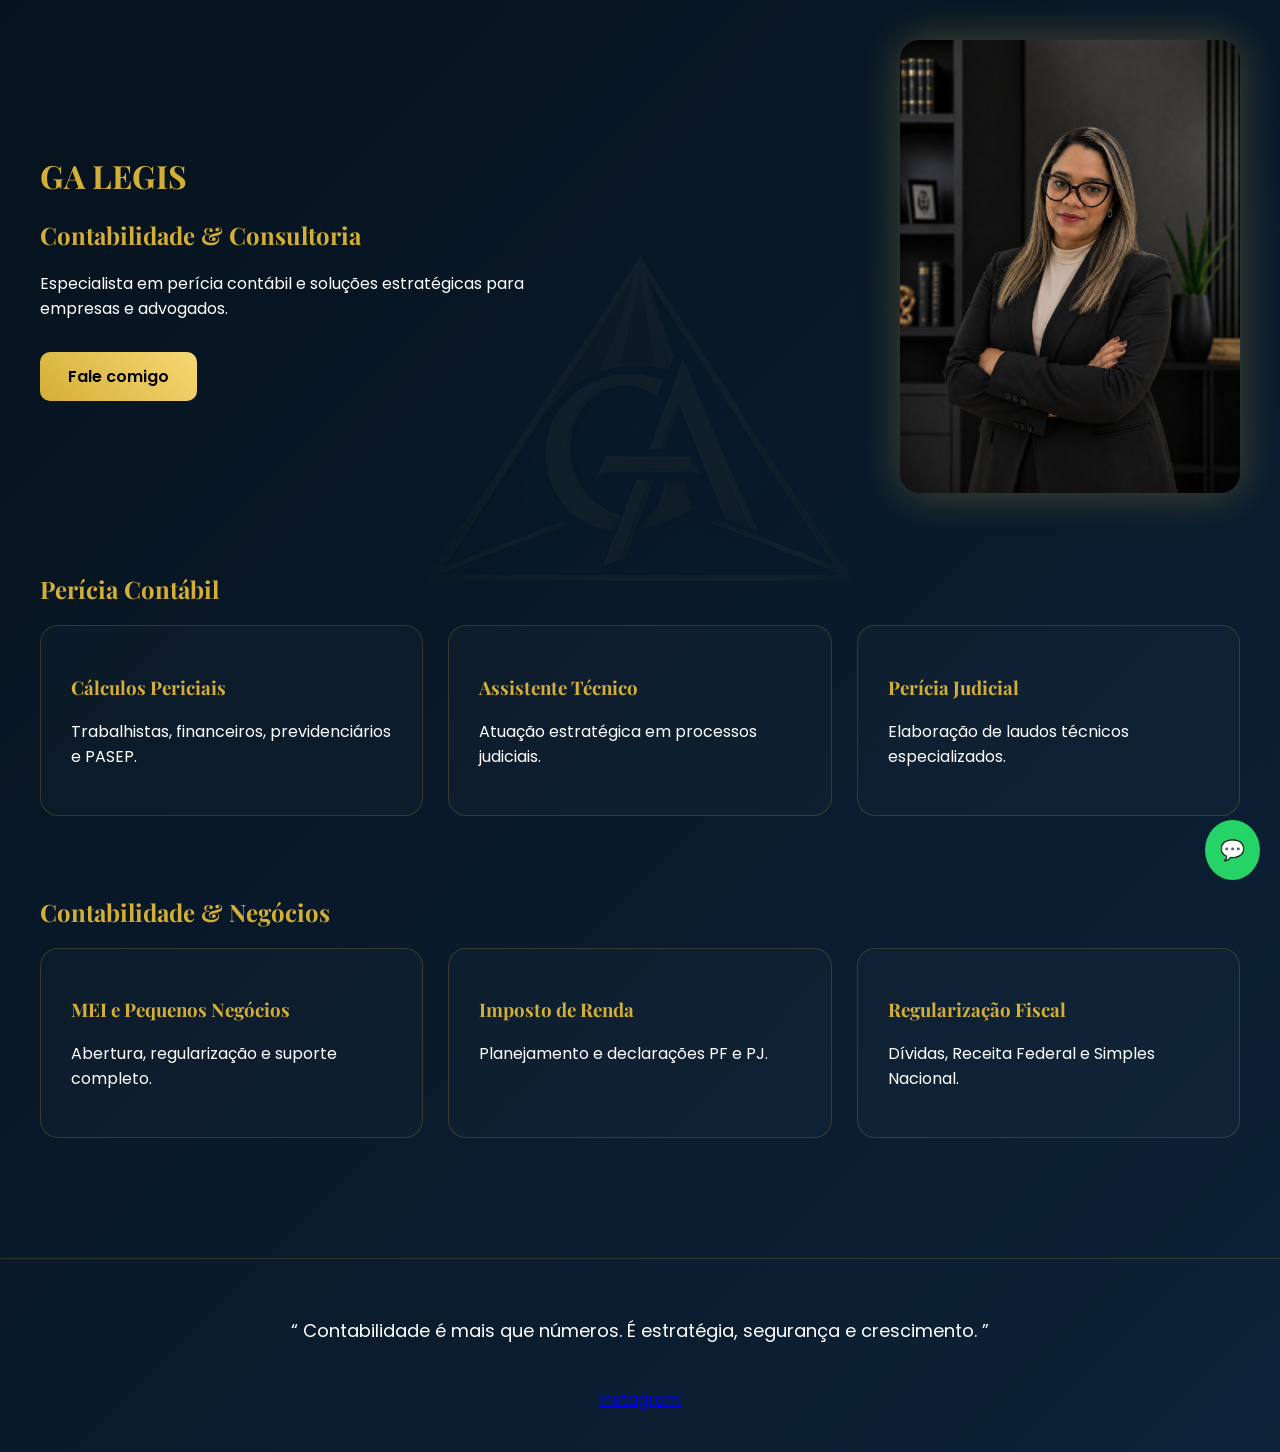
<file: index.html>
<!DOCTYPE html>
<html lang="pt-br">
<head>
<meta charset="UTF-8">
<meta name="viewport" content="width=device-width, initial-scale=1.0">

<title>GA Legis</title>

<link href="https://fonts.googleapis.com/css2?family=Playfair+Display:wght@600&family=Poppins:wght@300;400;600&display=swap" rel="stylesheet">

<style>

body{
    margin:0;
    font-family:'Poppins',sans-serif;
    background:linear-gradient(135deg,#06121d,#0d2238);
    color:#fff;
    overflow-x:hidden;
}

/* LOGO MARCA D'ÁGUA */
body::before{
    content:"";
    position:fixed;
    width:600px;
    height:600px;
    background:url('logo.png') no-repeat center;
    background-size:contain;
    opacity:0.03;
    top:50%;
    left:50%;
    transform:translate(-50%,-50%);
}

/* CONTAINER */
.container{
    max-width:1200px;
    margin:auto;
    padding:40px 20px;
}

/* TÍTULOS */
h1,h2,h3{
    font-family:'Playfair Display',serif;
    color:#d4af37;
}

/* HERO */
.hero{
    display:flex;
    align-items:center;
    justify-content:space-between;
    flex-wrap:wrap;
}

.hero img{
    width:340px;
    border-radius:20px;
    box-shadow:0 0 40px rgba(212,175,55,0.3);
}

.hero-text{
    max-width:500px;
}

/* BOTÃO */
.btn{
    display:inline-block;
    margin-top:15px;
    padding:12px 28px;
    background:linear-gradient(45deg,#d4af37,#f7d774);
    color:#000;
    border-radius:10px;
    text-decoration:none;
    font-weight:600;
    transition:.3s;
}

.btn:hover{
    transform:scale(1.05);
}

/* GRID */
.grid{
    display:grid;
    grid-template-columns:repeat(auto-fit,minmax(260px,1fr));
    gap:25px;
}

/* CARDS */
.card{
    background:rgba(255,255,255,0.02);
    border:1px solid rgba(212,175,55,0.2);
    padding:30px;
    border-radius:18px;
    transition:.4s;
    cursor:pointer;
}

.card:hover{
    transform:translateY(-10px);
    box-shadow:0 0 30px rgba(212,175,55,0.25);
}

/* ANIMAÇÃO */
.fade{
    opacity:0;
    transform:translateY(40px);
    transition:1s;
}

.fade.show{
    opacity:1;
    transform:translateY(0);
}

/* SEÇÕES */
.section{
    margin-top:80px;
}

/* FOOTER */
footer{
    margin-top:80px;
    padding:40px;
    text-align:center;
    border-top:1px solid rgba(212,175,55,0.2);
}

/* WHATSAPP FIXO */
.whatsapp{
    position:fixed;
    bottom:20px;
    right:20px;
    background:#25D366;
    color:white;
    padding:15px;
    border-radius:50%;
    font-size:20px;
    text-decoration:none;
}

</style>
</head>

<body>

<div class="container">

<!-- HERO -->
<div class="hero fade">

<div class="hero-text">
<h1>GA LEGIS</h1>
<h2>Contabilidade & Consultoria</h2>

<p>
Especialista em perícia contábil e soluções estratégicas para empresas e advogados.
</p>

<a class="btn" href="https://wa.me/5544991655528" target="_blank">
Fale comigo
</a>
</div>

<img src="sua-foto.jpg">

</div>

<!-- PERÍCIA -->
<div class="section fade">
<h2>Perícia Contábil</h2>

<div class="grid">

<div class="card" onclick="location.href='pericia.html'">
<h3>Cálculos Periciais</h3>
<p>Trabalhistas, financeiros, previdenciários e PASEP.</p>
</div>

<div class="card">
<h3>Assistente Técnico</h3>
<p>Atuação estratégica em processos judiciais.</p>
</div>

<div class="card">
<h3>Perícia Judicial</h3>
<p>Elaboração de laudos técnicos especializados.</p>
</div>

</div>
</div>

<!-- CONTÁBIL -->
<div class="section fade">
<h2>Contabilidade & Negócios</h2>

<div class="grid">

<div class="card" onclick="location.href='mei.html'">
<h3>MEI e Pequenos Negócios</h3>
<p>Abertura, regularização e suporte completo.</p>
</div>

<div class="card">
<h3>Imposto de Renda</h3>
<p>Planejamento e declarações PF e PJ.</p>
</div>

<div class="card">
<h3>Regularização Fiscal</h3>
<p>Dívidas, Receita Federal e Simples Nacional.</p>
</div>

</div>
</div>

</div>

<!-- WHATSAPP -->
<a class="whatsapp" href="https://wa.me/5544991655528" target="_blank">
💬
</a>

<footer>

<p style="font-size:18px">
“ Contabilidade é mais que números.  
É estratégia, segurança e crescimento. ”
</p>

<br>

<a href="https://instagram.com/ga_legis.contabil" target="_blank">Instagram</a>

</footer>

<script>

/* ANIMAÇÃO AO ROLAR */
const elements = document.querySelectorAll('.fade');

window.addEventListener('scroll', () => {
    elements.forEach(el => {
        const pos = el.getBoundingClientRect().top;
        if(pos < window.innerHeight){
            el.classList.add('show');
        }
    });
});

</script>

</body>
</html>
</file>
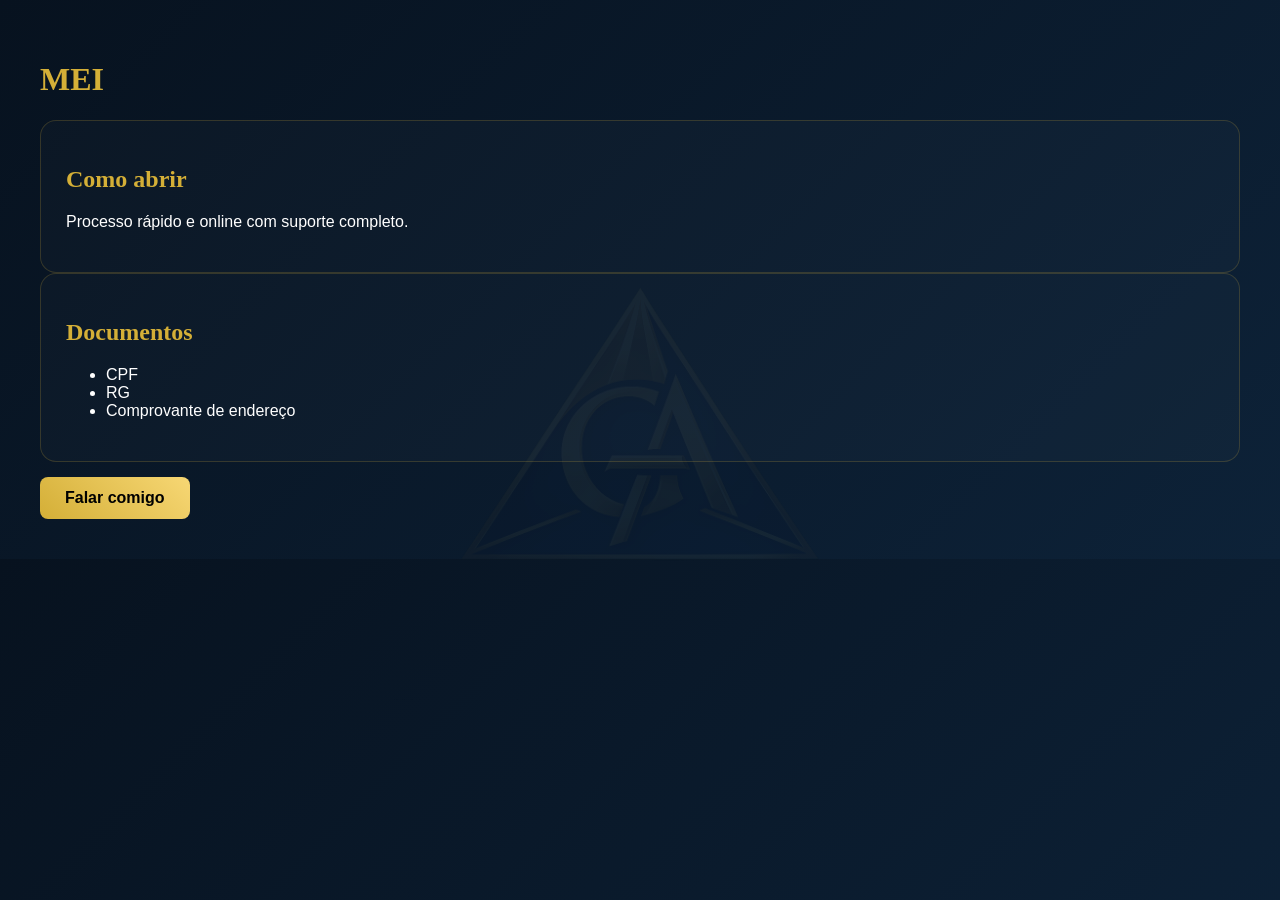
<file: mei.html>
<!DOCTYPE html>
<html lang="pt-br">
<head>
<meta charset="UTF-8">
<link rel="stylesheet" href="style.css">
<title>MEI</title>
</head>

<body>

<div class="container">

<h1>MEI</h1>

<div class="card">
<h2>Como abrir</h2>
<p>Processo rápido e online com suporte completo.</p>
</div>

<div class="card">
<h2>Documentos</h2>
<ul>
<li>CPF</li>
<li>RG</li>
<li>Comprovante de endereço</li>
</ul>
</div>

<a class="btn" href="https://wa.me/5544991655528">
Falar comigo
</a>

</div>

</body>
</html>
</file>
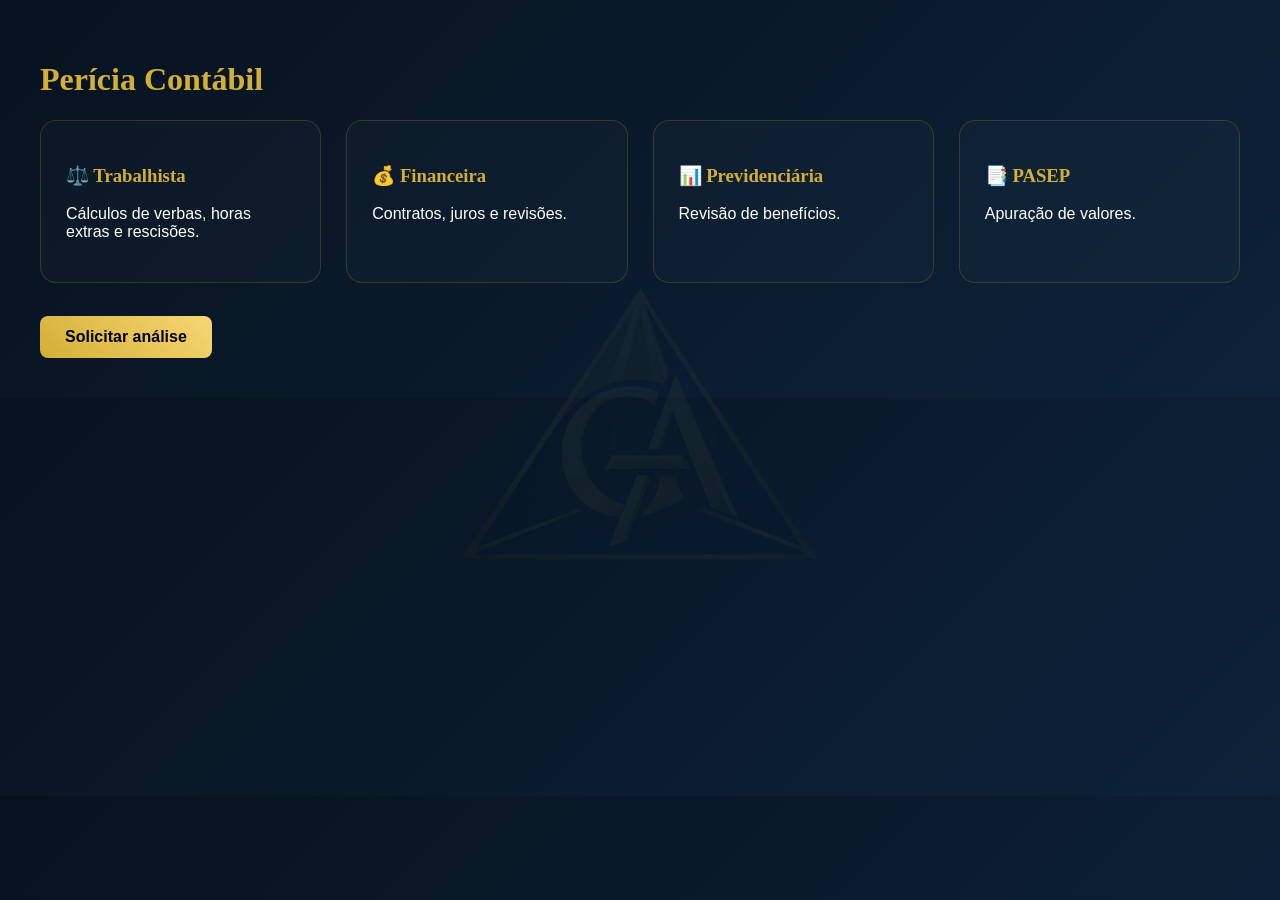
<file: pericia.html>
<!DOCTYPE html>
<html lang="pt-br">
<head>
<meta charset="UTF-8">
<link rel="stylesheet" href="style.css">
<title>Perícia</title>
</head>

<body>

<div class="container">

<h1>Perícia Contábil</h1>

<div class="grid">

<div class="card">
<h3>⚖️ Trabalhista</h3>
<p>Cálculos de verbas, horas extras e rescisões.</p>
</div>

<div class="card">
<h3>💰 Financeira</h3>
<p>Contratos, juros e revisões.</p>
</div>

<div class="card">
<h3>📊 Previdenciária</h3>
<p>Revisão de benefícios.</p>
</div>

<div class="card">
<h3>📑 PASEP</h3>
<p>Apuração de valores.</p>
</div>

</div>

<br>

<a class="btn" href="https://wa.me/5544991655528">
Solicitar análise
</a>

</div>

</body>
</html>
</file>
<file: style.css>
body{
    margin:0;
    font-family:'Poppins',sans-serif;
    background: linear-gradient(135deg,#07121f,#0d2238);
    color:#fff;
}

/* MARCA D'ÁGUA */
body::before{
    content:"";
    position:fixed;
    width:500px;
    height:500px;
    background:url('logo.png') no-repeat center;
    background-size:contain;
    opacity:0.04;
    top:50%;
    left:50%;
    transform:translate(-50%,-50%);
    z-index:0;
}

.container{
    position:relative;
    z-index:1;
    max-width:1200px;
    margin:auto;
    padding:40px 20px;
}

h1,h2,h3{
    font-family:'Playfair Display',serif;
    color:#d4af37;
}

.hero{
    display:flex;
    align-items:center;
    justify-content:space-between;
    flex-wrap:wrap;
}

.hero img{
    width:320px;
    border-radius:16px;
    box-shadow:0 0 40px rgba(212,175,55,0.3);
}

.btn{
    display:inline-block;
    margin-top:15px;
    padding:12px 25px;
    background:linear-gradient(45deg,#d4af37,#f7d774);
    color:#000;
    border-radius:8px;
    text-decoration:none;
    font-weight:600;
}

.grid{
    display:grid;
    grid-template-columns:repeat(auto-fit,minmax(260px,1fr));
    gap:25px;
}

.card{
    background:rgba(255,255,255,0.02);
    border:1px solid rgba(212,175,55,0.2);
    padding:25px;
    border-radius:16px;
    transition:.3s;
    cursor:pointer;
}

.card:hover{
    transform:translateY(-8px);
    box-shadow:0 0 25px rgba(212,175,55,0.2);
}

.section{
    margin-top:60px;
}

footer{
    margin-top:80px;
    padding:40px;
    text-align:center;
    border-top:1px solid rgba(212,175,55,0.2);
}
</file>
